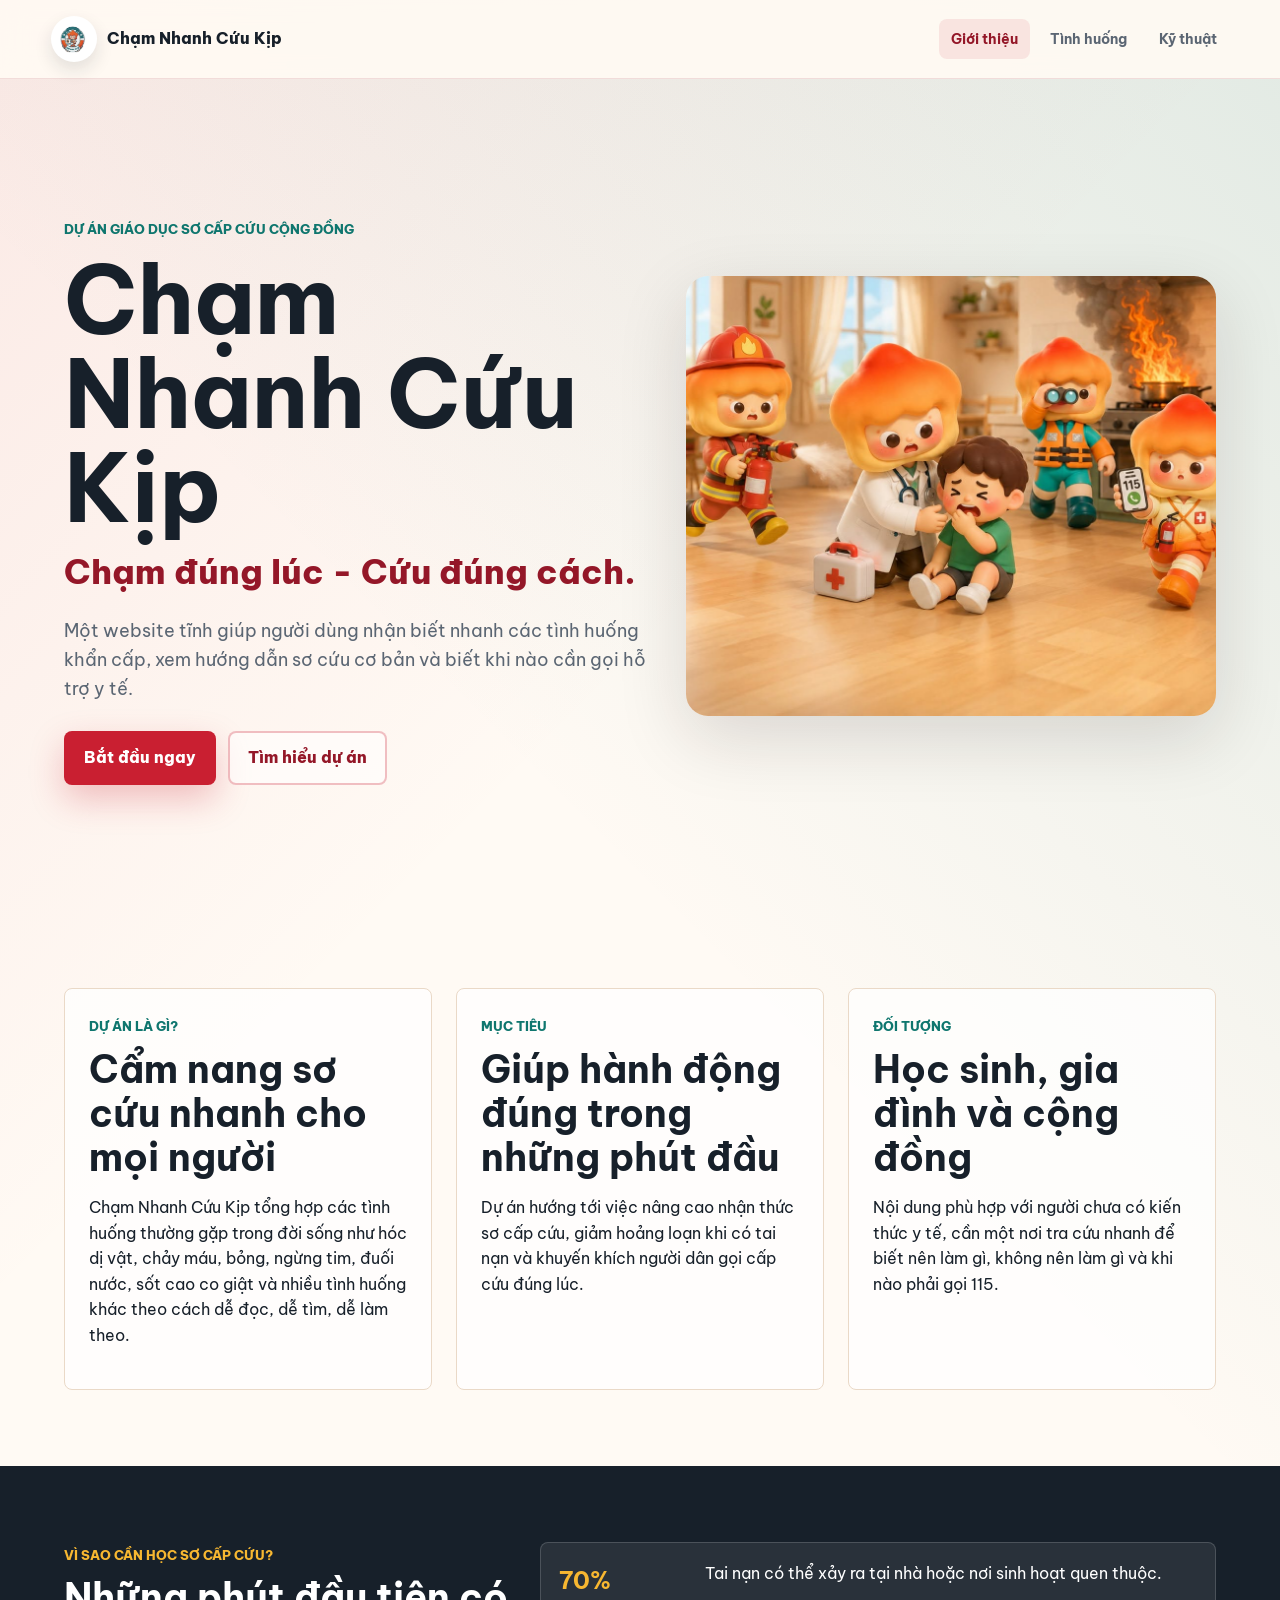
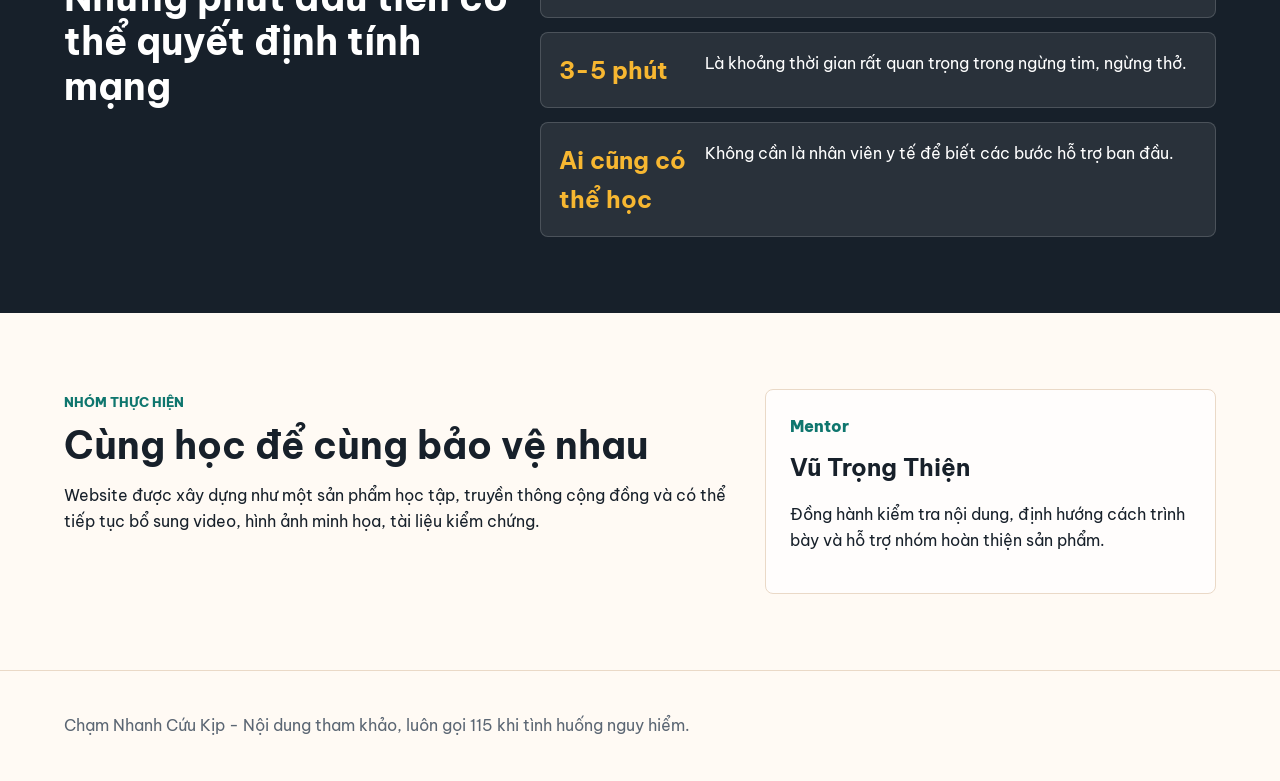
<file: index.html>
<!DOCTYPE html>
<html lang="vi">
<head>
  <meta charset="UTF-8">
  <meta name="viewport" content="width=device-width, initial-scale=1.0">
  <title>Chạm Nhanh Cứu Kịp | Giới thiệu dự án</title>
  <link rel="preconnect" href="https://fonts.googleapis.com">
  <link rel="preconnect" href="https://fonts.gstatic.com" crossorigin>
  <link href="https://fonts.googleapis.com/css2?family=Be+Vietnam+Pro:wght@400;600;700;800&display=swap" rel="stylesheet">
  <link rel="stylesheet" href="styles.css">
</head>
<body>
  <header class="site-header">
    <a class="brand" href="index.html">
      <img class="brand-mark" src="logo.png" alt="Logo Chạm Nhanh Cứu Kịp">
      <span>Chạm Nhanh Cứu Kịp</span>
    </a>
    <nav class="nav-links" aria-label="Điều hướng chính">
      <a class="active" href="index.html">Giới thiệu</a>
      <a href="situations.html">Tình huống</a>
      <a href="situations.html#techniques">Kỹ thuật</a>
    </nav>
  </header>

  <main>
    <section class="hero">
      <div class="hero-content">
        <p class="eyebrow">Dự án giáo dục sơ cấp cứu cộng đồng</p>
        <h1>Chạm Nhanh Cứu Kịp</h1>
        <p class="slogan">Chạm đúng lúc - Cứu đúng cách.</p>
        <p class="hero-copy">
          Một website tĩnh giúp người dùng nhận biết nhanh các tình huống khẩn cấp,
          xem hướng dẫn sơ cứu cơ bản và biết khi nào cần gọi hỗ trợ y tế.
        </p>
        <div class="hero-actions">
          <a class="button primary" href="situations.html">Bắt đầu ngay</a>
          <a class="button secondary" href="#about">Tìm hiểu dự án</a>
        </div>
      </div>

      <div class="hero-visual hero-photo" aria-label="Minh họa sơ cấp cứu">
        <img src="hero-image.png" alt="Nhân vật sơ cứu trong tình huống khẩn cấp tại nhà">
      </div>
    </section>

    <section id="about" class="section intro-grid">
      <article>
        <span class="section-label">Dự án là gì?</span>
        <h2>Cẩm nang sơ cứu nhanh cho mọi người</h2>
        <p>
          Chạm Nhanh Cứu Kịp tổng hợp các tình huống thường gặp trong đời sống như
          hóc dị vật, chảy máu, bỏng, ngừng tim, đuối nước, sốt cao co giật và nhiều
          tình huống khác theo cách dễ đọc, dễ tìm, dễ làm theo.
        </p>
      </article>
      <article>
        <span class="section-label">Mục tiêu</span>
        <h2>Giúp hành động đúng trong những phút đầu</h2>
        <p>
          Dự án hướng tới việc nâng cao nhận thức sơ cấp cứu, giảm hoảng loạn khi có
          tai nạn và khuyến khích người dân gọi cấp cứu đúng lúc.
        </p>
      </article>
      <article>
        <span class="section-label">Đối tượng</span>
        <h2>Học sinh, gia đình và cộng đồng</h2>
        <p>
          Nội dung phù hợp với người chưa có kiến thức y tế, cần một nơi tra cứu nhanh
          để biết nên làm gì, không nên làm gì và khi nào phải gọi 115.
        </p>
      </article>
    </section>

    <section class="section reason-band">
      <div>
        <span class="section-label">Vì sao cần học sơ cấp cứu?</span>
        <h2>Những phút đầu tiên có thể quyết định tính mạng</h2>
      </div>
      <div class="reason-list">
        <div><strong>70%</strong><span>Tai nạn có thể xảy ra tại nhà hoặc nơi sinh hoạt quen thuộc.</span></div>
        <div><strong>3-5 phút</strong><span>Là khoảng thời gian rất quan trọng trong ngừng tim, ngừng thở.</span></div>
        <div><strong>Ai cũng có thể học</strong><span>Không cần là nhân viên y tế để biết các bước hỗ trợ ban đầu.</span></div>
      </div>
    </section>

    <section class="section team-section">
      <div>
        <span class="section-label">Nhóm thực hiện</span>
        <h2>Cùng học để cùng bảo vệ nhau</h2>
        <p>
          Website được xây dựng như một sản phẩm học tập, truyền thông cộng đồng và
          có thể tiếp tục bổ sung video, hình ảnh minh họa, tài liệu kiểm chứng.
        </p>
      </div>
      <div class="mentor-box">
        <span>Mentor</span>
        <strong>Vũ Trọng Thiện</strong>
        <p>Đồng hành kiểm tra nội dung, định hướng cách trình bày và hỗ trợ nhóm hoàn thiện sản phẩm.</p>
      </div>
    </section>
  </main>

  <footer class="footer">
    <p>Chạm Nhanh Cứu Kịp - Nội dung tham khảo, luôn gọi 115 khi tình huống nguy hiểm.</p>
  </footer>
</body>
</html>
</file>
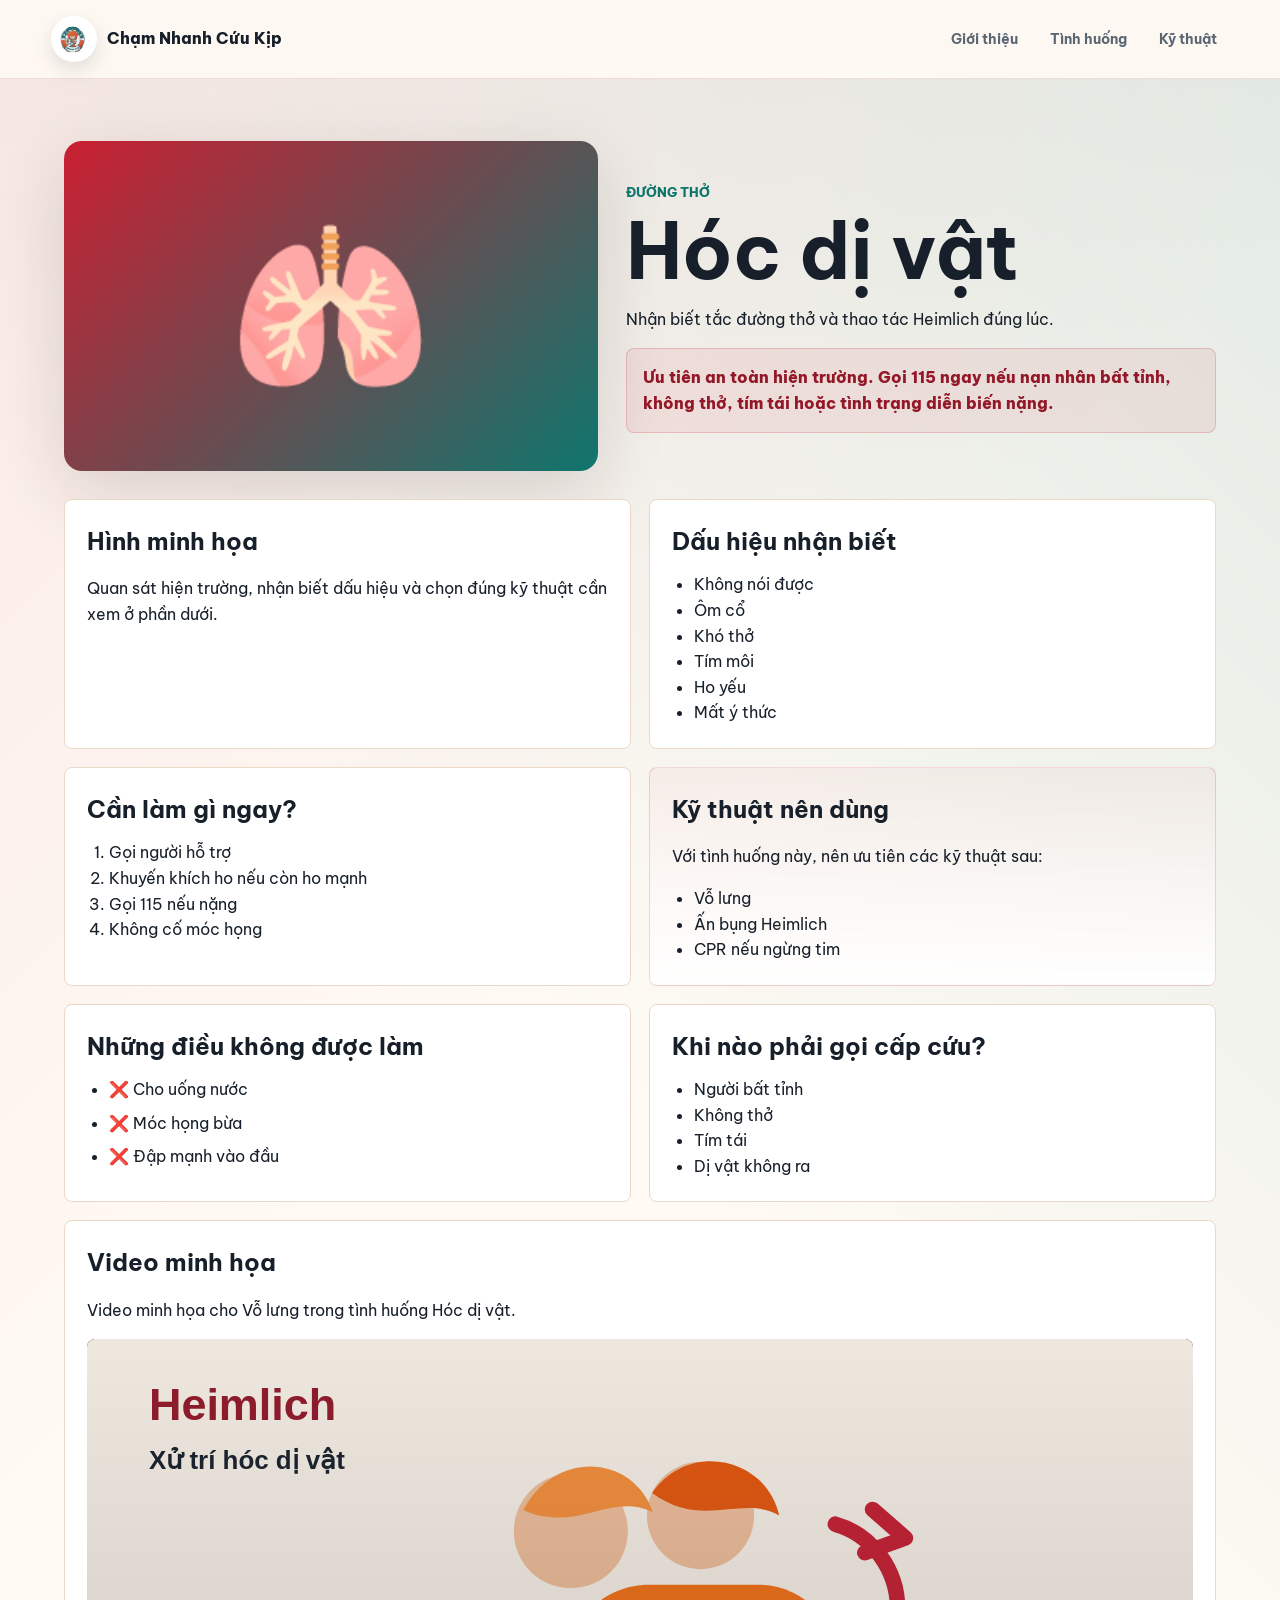
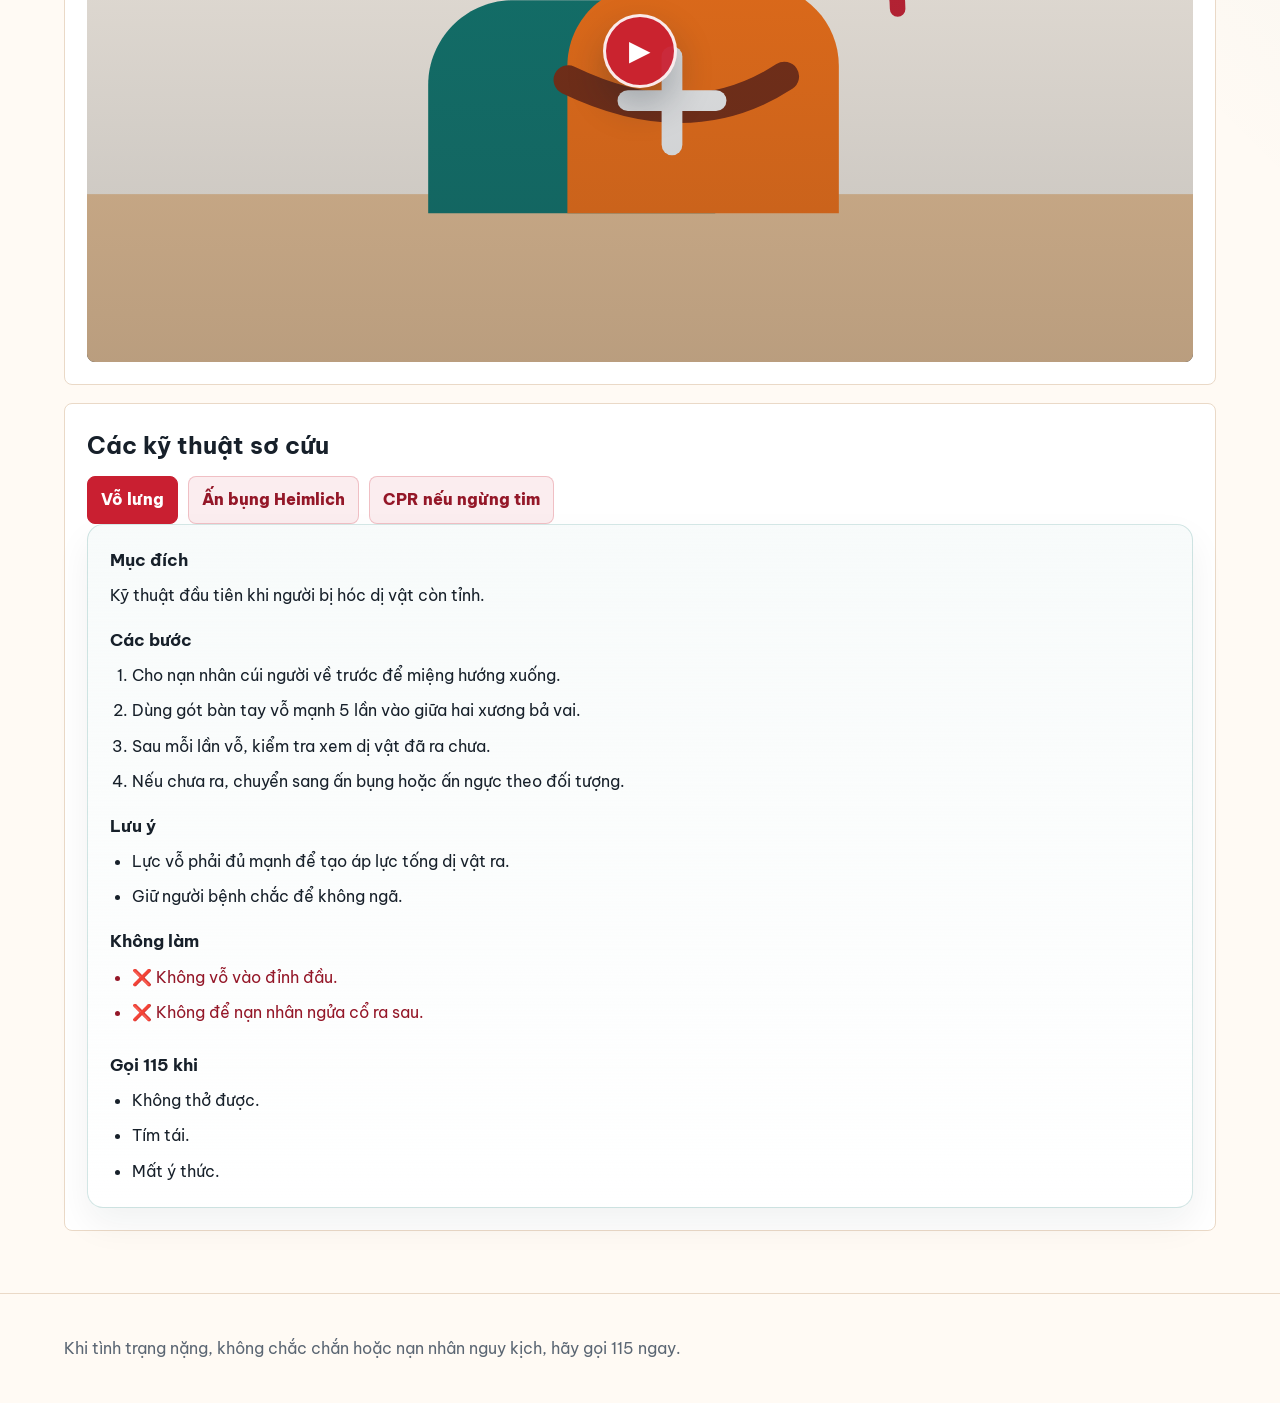
<file: detail.html>
<!DOCTYPE html>
<html lang="vi">
<head>
  <meta charset="UTF-8">
  <meta name="viewport" content="width=device-width, initial-scale=1.0">
  <title>Chạm Nhanh Cứu Kịp | Chi tiết tình huống</title>
  <link rel="preconnect" href="https://fonts.googleapis.com">
  <link rel="preconnect" href="https://fonts.gstatic.com" crossorigin>
  <link href="https://fonts.googleapis.com/css2?family=Be+Vietnam+Pro:wght@400;600;700;800&display=swap" rel="stylesheet">
  <link rel="stylesheet" href="styles.css">
</head>
<body>
  <header class="site-header">
    <a class="brand" href="index.html">
      <img class="brand-mark" src="logo.png" alt="Logo Chạm Nhanh Cứu Kịp">
      <span>Chạm Nhanh Cứu Kịp</span>
    </a>
    <nav class="nav-links" aria-label="Điều hướng chính">
      <a href="index.html">Giới thiệu</a>
      <a href="situations.html">Tình huống</a>
      <a href="situations.html#techniques">Kỹ thuật</a>
    </nav>
  </header>

  <main id="detailRoot" class="detail-page"></main>

  <footer class="footer">
    <p>Khi tình trạng nặng, không chắc chắn hoặc nạn nhân nguy kịch, hãy gọi 115 ngay.</p>
  </footer>

  <script src="app.js"></script>
</body>
</html>
</file>
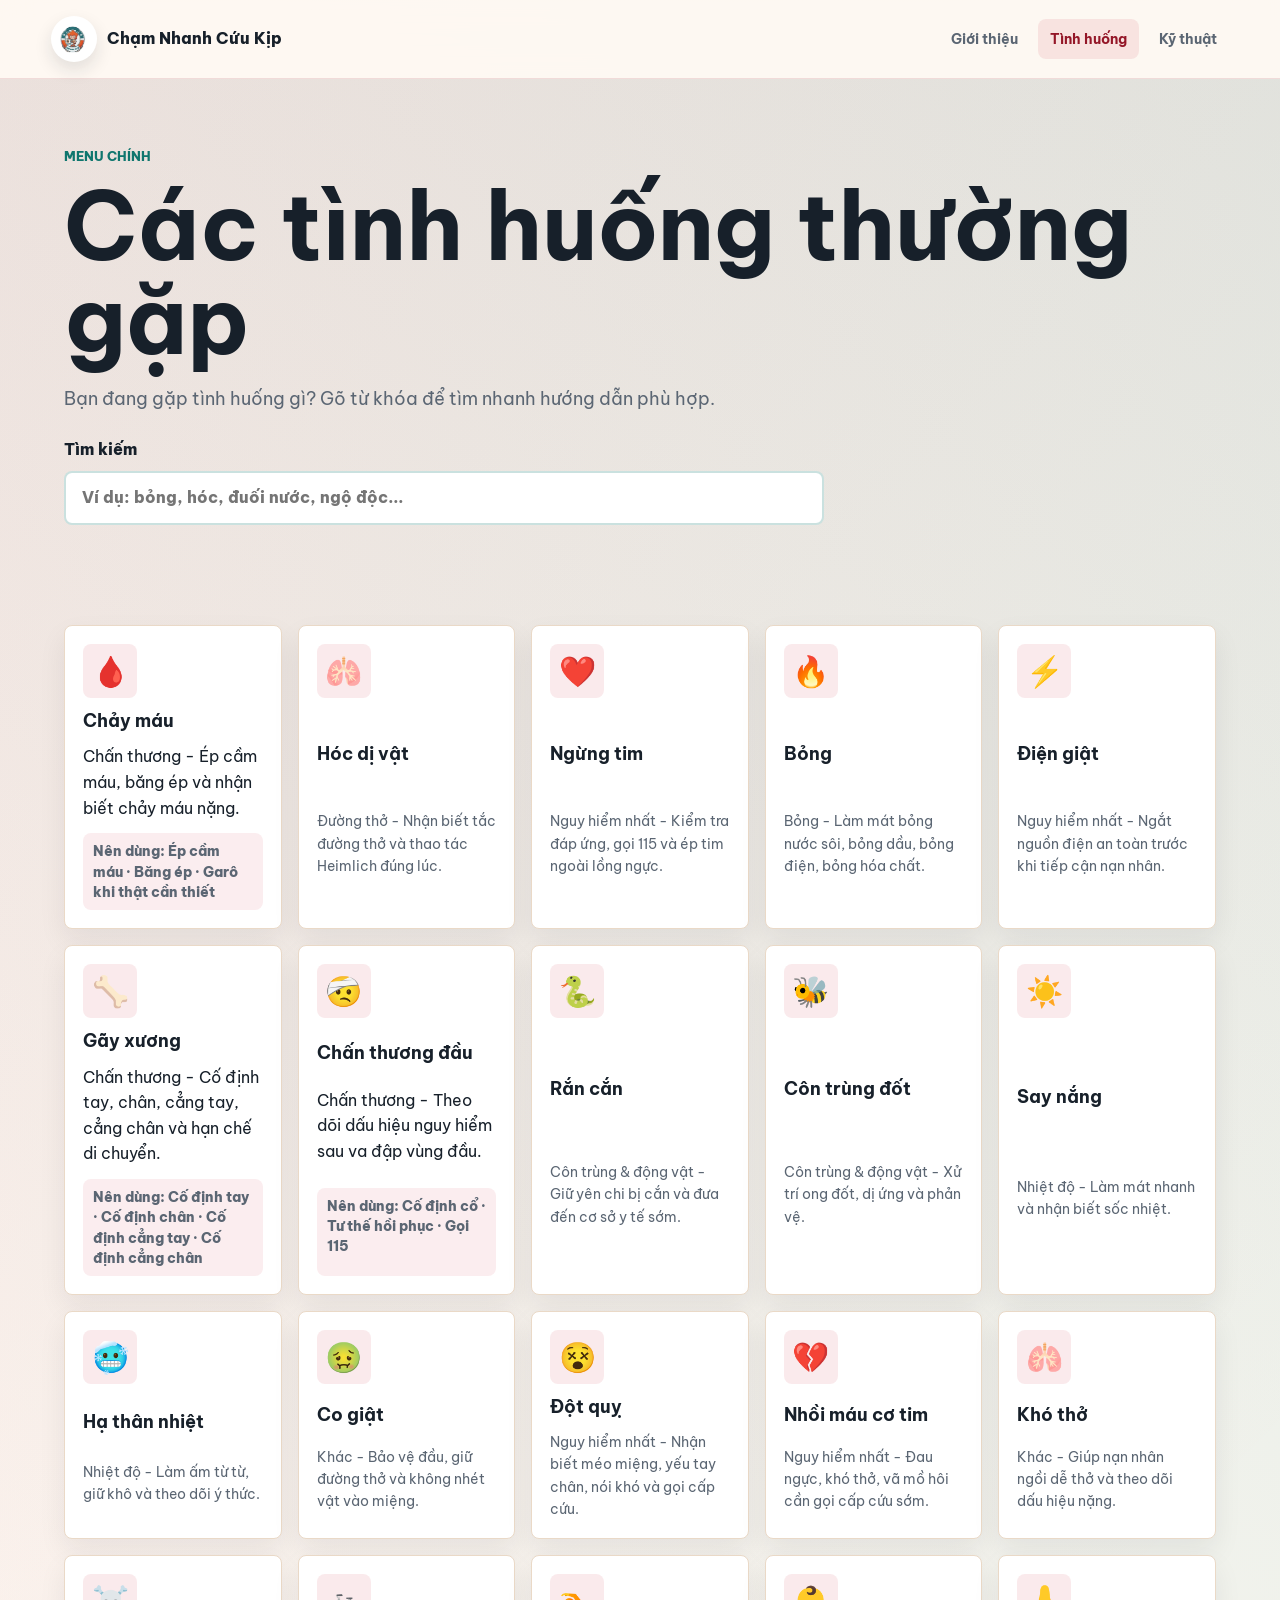
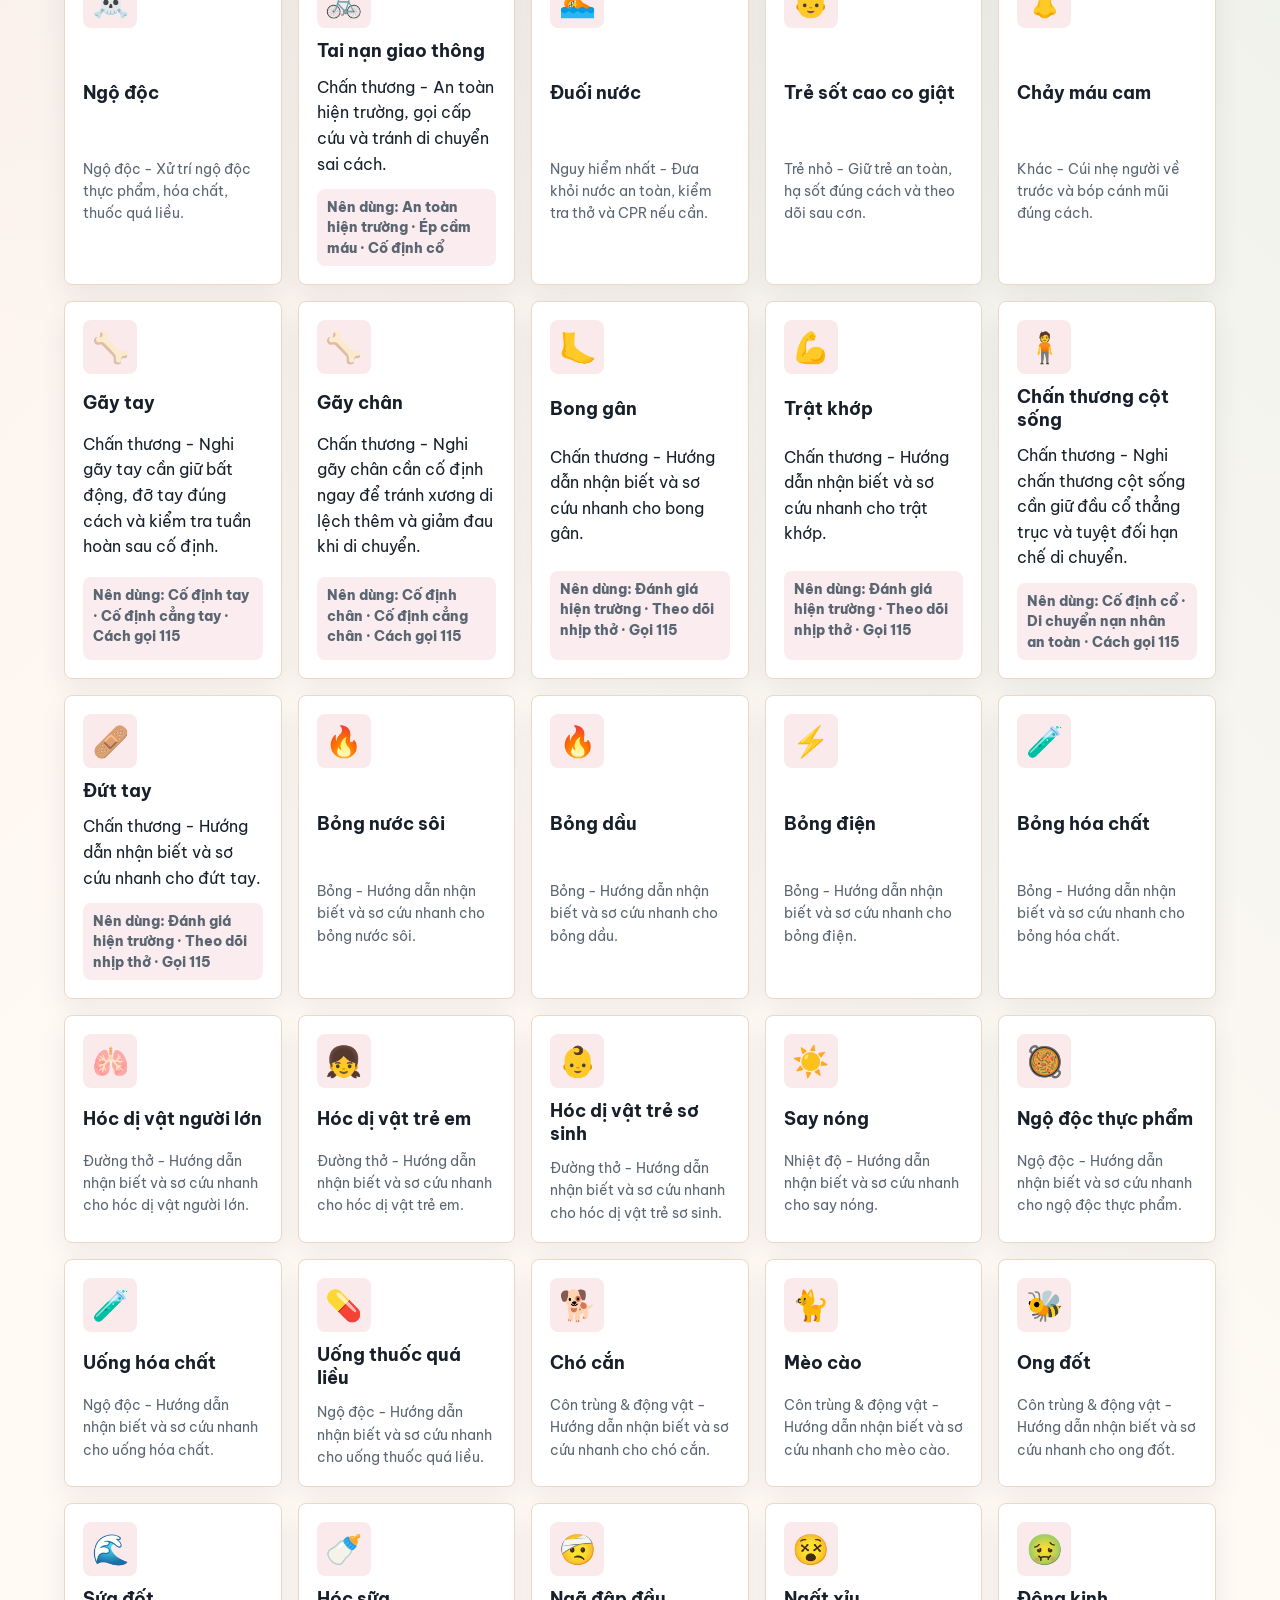
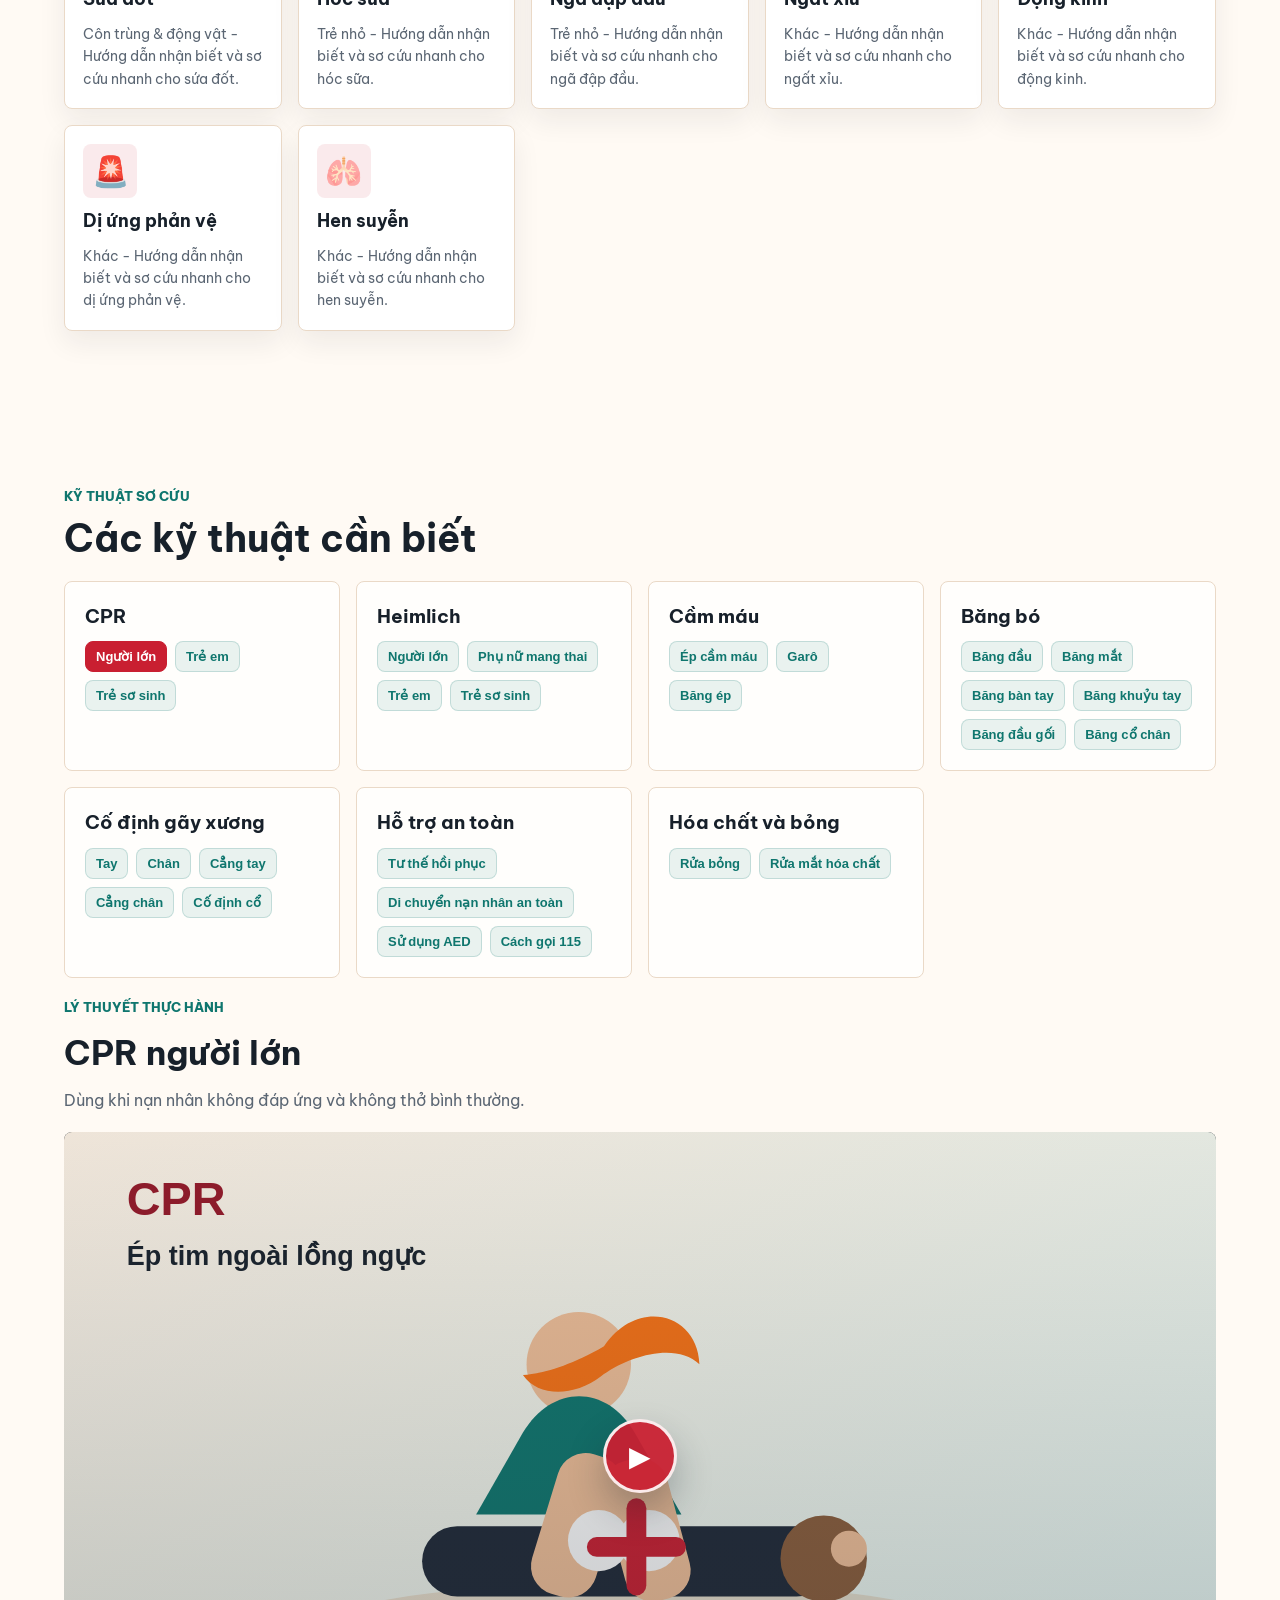
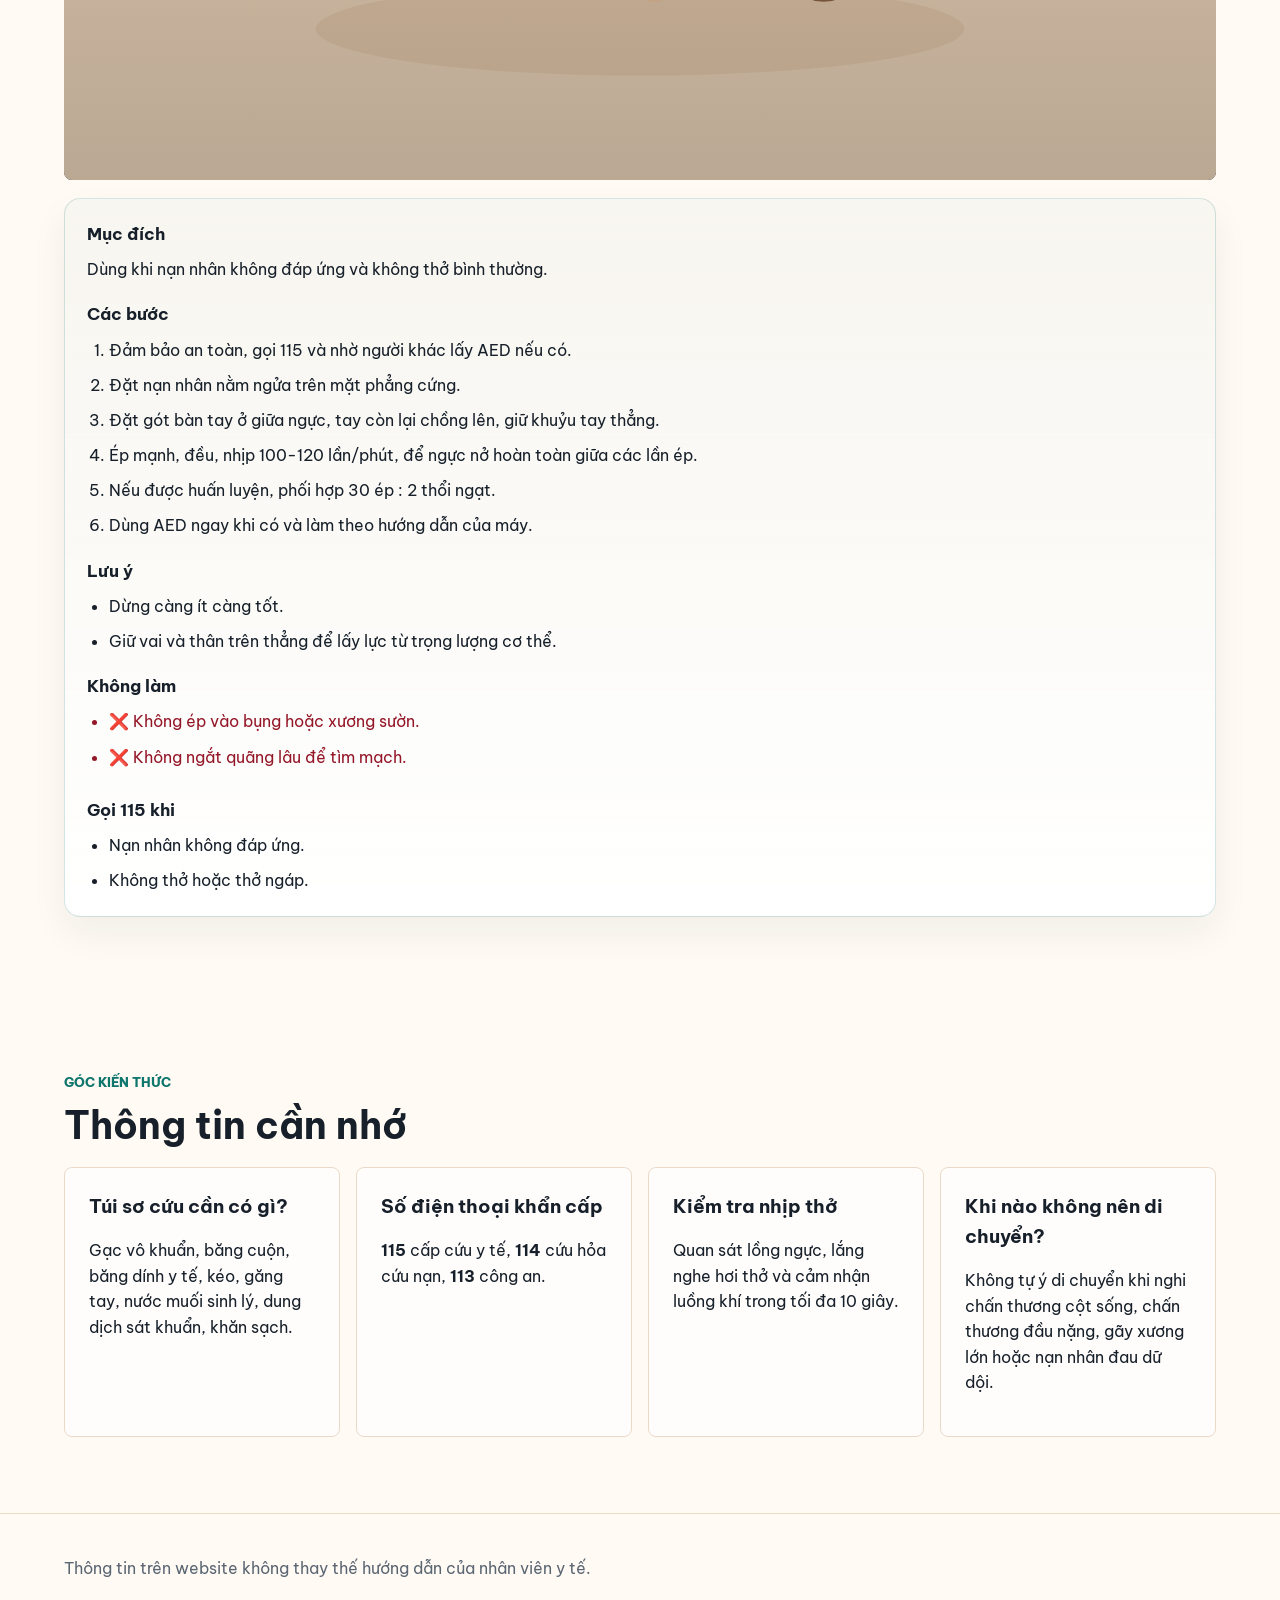
<file: situations.html>
<!DOCTYPE html>
<html lang="vi">
<head>
  <meta charset="UTF-8">
  <meta name="viewport" content="width=device-width, initial-scale=1.0">
  <title>Chạm Nhanh Cứu Kịp | Các tình huống thường gặp</title>
  <link rel="preconnect" href="https://fonts.googleapis.com">
  <link rel="preconnect" href="https://fonts.gstatic.com" crossorigin>
  <link href="https://fonts.googleapis.com/css2?family=Be+Vietnam+Pro:wght@400;600;700;800&display=swap" rel="stylesheet">
  <link rel="stylesheet" href="styles.css">
</head>
<body>
  <header class="site-header">
    <a class="brand" href="index.html">
      <img class="brand-mark" src="logo.png" alt="Logo Chạm Nhanh Cứu Kịp">
      <span>Chạm Nhanh Cứu Kịp</span>
    </a>
    <nav class="nav-links" aria-label="Điều hướng chính">
      <a href="index.html">Giới thiệu</a>
      <a class="active" href="situations.html">Tình huống</a>
      <a href="#techniques">Kỹ thuật</a>
    </nav>
  </header>

  <main>
    <section class="page-title">
      <span class="section-label">Menu chính</span>
      <h1>Các tình huống thường gặp</h1>
      <p>Bạn đang gặp tình huống gì? Gõ từ khóa để tìm nhanh hướng dẫn phù hợp.</p>
      <label class="search-box" for="searchInput">
        <span>Tìm kiếm</span>
        <input id="searchInput" type="search" placeholder="Ví dụ: bỏng, hóc, đuối nước, ngộ độc...">
      </label>
    </section>

    <section class="section">
      <div id="situationGrid" class="card-grid" aria-live="polite"></div>
      <p id="emptyState" class="empty-state" hidden>Chưa tìm thấy tình huống phù hợp. Hãy thử từ khóa khác.</p>
    </section>

    <section id="techniques" class="section technique-section">
      <span class="section-label">Kỹ thuật sơ cứu</span>
      <h2>Các kỹ thuật cần biết</h2>
      <div id="techniqueGrid" class="technique-grid"></div>
    </section>

    <section class="section knowledge-section">
      <span class="section-label">Góc kiến thức</span>
      <h2>Thông tin cần nhớ</h2>
      <div class="knowledge-grid">
        <article>
          <h3>Túi sơ cứu cần có gì?</h3>
          <p>Gạc vô khuẩn, băng cuộn, băng dính y tế, kéo, găng tay, nước muối sinh lý, dung dịch sát khuẩn, khăn sạch.</p>
        </article>
        <article>
          <h3>Số điện thoại khẩn cấp</h3>
          <p><strong>115</strong> cấp cứu y tế, <strong>114</strong> cứu hỏa cứu nạn, <strong>113</strong> công an.</p>
        </article>
        <article>
          <h3>Kiểm tra nhịp thở</h3>
          <p>Quan sát lồng ngực, lắng nghe hơi thở và cảm nhận luồng khí trong tối đa 10 giây.</p>
        </article>
        <article>
          <h3>Khi nào không nên di chuyển?</h3>
          <p>Không tự ý di chuyển khi nghi chấn thương cột sống, chấn thương đầu nặng, gãy xương lớn hoặc nạn nhân đau dữ dội.</p>
        </article>
      </div>
    </section>
  </main>

  <footer class="footer">
    <p>Thông tin trên website không thay thế hướng dẫn của nhân viên y tế.</p>
  </footer>

  <script src="app.js"></script>
</body>
</html>
</file>
<file: styles.css>
﻿:root {
  --red: #c91f31;
  --red-dark: #941728;
  --teal: #0f766e;
  --ink: #17202a;
  --muted: #5b6673;
  --paper: #fffaf4;
  --cream: #f8efe4;
  --line: #ead9c7;
  --white: #ffffff;
  --yellow: #f7b731;
  --green: #2f9e44;
  --shadow: 0 22px 70px rgba(34, 24, 18, 0.14);
}

* {
  box-sizing: border-box;
}

html {
  scroll-behavior: smooth;
}

body {
  margin: 0;
  color: var(--ink);
  background:
    linear-gradient(135deg, rgba(201, 31, 49, 0.08), transparent 36%),
    linear-gradient(225deg, rgba(15, 118, 110, 0.12), transparent 42%),
    var(--paper);
  font-family: "Be Vietnam Pro", sans-serif;
  line-height: 1.6;
}

a {
  color: inherit;
  text-decoration: none;
}

.site-header {
  position: sticky;
  top: 0;
  z-index: 20;
  display: flex;
  align-items: center;
  justify-content: space-between;
  gap: 18px;
  padding: 16px clamp(18px, 4vw, 64px);
  background: rgba(255, 250, 244, 0.92);
  border-bottom: 1px solid rgba(148, 23, 40, 0.12);
  backdrop-filter: blur(14px);
}

.brand {
  display: inline-flex;
  align-items: center;
  gap: 10px;
  font-weight: 800;
}

.brand-mark {
  width: 46px;
  height: 46px;
  object-fit: contain;
  border-radius: 50%;
  background: var(--white);
  box-shadow: 0 8px 18px rgba(23, 32, 42, 0.12);
}

.nav-links {
  display: flex;
  flex-wrap: wrap;
  gap: 8px;
}

.nav-links a {
  padding: 9px 12px;
  border-radius: 8px;
  color: var(--muted);
  font-weight: 700;
  font-size: 14px;
}

.nav-links a:hover,
.nav-links .active {
  color: var(--red-dark);
  background: rgba(201, 31, 49, 0.09);
}

.hero {
  min-height: calc(100vh - 67px);
  display: grid;
  grid-template-columns: minmax(0, 1.05fr) minmax(320px, 0.95fr);
  align-items: center;
  gap: 36px;
  padding: clamp(34px, 5vw, 72px) clamp(18px, 5vw, 76px);
  overflow: hidden;
}

.hero-content h1,
.page-title h1 {
  margin: 10px 0 10px;
  font-size: clamp(42px, 8vw, 94px);
  line-height: 1;
  letter-spacing: 0;
}

.slogan {
  margin: 0;
  color: var(--red-dark);
  font-size: clamp(21px, 3vw, 34px);
  font-weight: 800;
}

.hero-copy,
.page-title p {
  max-width: 690px;
  color: var(--muted);
  font-size: 18px;
}

.eyebrow,
.section-label {
  color: var(--teal);
  font-weight: 800;
  text-transform: uppercase;
  letter-spacing: 0;
  font-size: 13px;
}

.hero-actions {
  display: flex;
  flex-wrap: wrap;
  gap: 12px;
  margin-top: 28px;
}

.button {
  display: inline-flex;
  align-items: center;
  justify-content: center;
  min-height: 46px;
  padding: 12px 18px;
  border: 2px solid transparent;
  border-radius: 8px;
  font-weight: 800;
}

.button.primary {
  color: var(--white);
  background: var(--red);
  box-shadow: 0 14px 34px rgba(201, 31, 49, 0.26);
}

.button.secondary {
  color: var(--red-dark);
  border-color: rgba(201, 31, 49, 0.28);
  background: rgba(255, 255, 255, 0.55);
}

.hero-visual {
  position: relative;
  min-height: 440px;
  border-radius: 22px;
  background:
    radial-gradient(circle at 28% 24%, rgba(255, 255, 255, 0.95), transparent 0 22%, transparent 23%),
    linear-gradient(135deg, #f04c5f, #0f766e 72%);
  box-shadow: var(--shadow);
}

.hero-photo {
  overflow: hidden;
  background: var(--cream);
}

.hero-photo img {
  display: block;
  width: 100%;
  height: 100%;
  min-height: 440px;
  object-fit: cover;
}

.first-aid-kit {
  position: absolute;
  right: 14%;
  bottom: 13%;
  width: min(260px, 58%);
  aspect-ratio: 1.18;
  border-radius: 18px;
  background: var(--white);
  box-shadow: 0 24px 45px rgba(23, 32, 42, 0.25);
}

.first-aid-kit::before {
  content: "";
  position: absolute;
  top: -28px;
  left: 50%;
  width: 42%;
  height: 38px;
  border: 14px solid var(--white);
  border-bottom: 0;
  border-radius: 16px 16px 0 0;
  transform: translateX(-50%);
}

.kit-cross {
  position: absolute;
  inset: 0;
  display: grid;
  place-items: center;
  color: var(--red);
  font-size: clamp(84px, 12vw, 148px);
  font-weight: 800;
}

.pulse-card {
  position: absolute;
  top: 12%;
  left: 9%;
  display: grid;
  gap: 2px;
  width: 176px;
  padding: 18px;
  color: var(--white);
  background: rgba(23, 32, 42, 0.72);
  border: 1px solid rgba(255, 255, 255, 0.35);
  border-radius: 16px;
  backdrop-filter: blur(8px);
}

.pulse-card strong {
  font-size: 42px;
  line-height: 1;
}

.pulse-dot {
  width: 13px;
  height: 13px;
  border-radius: 50%;
  background: var(--green);
  box-shadow: 0 0 0 9px rgba(47, 158, 68, 0.22);
}

.signal-line {
  position: absolute;
  left: 9%;
  right: 9%;
  bottom: 23%;
  height: 8px;
  background: linear-gradient(90deg, transparent, var(--yellow), transparent);
  border-radius: 999px;
}

.section {
  padding: clamp(42px, 6vw, 76px) clamp(18px, 5vw, 76px);
}

.intro-grid,
.team-section {
  display: grid;
  grid-template-columns: repeat(3, minmax(0, 1fr));
  gap: 24px;
}

.intro-grid article,
.mentor-box,
.knowledge-grid article {
  padding: 24px;
  background: rgba(255, 255, 255, 0.72);
  border: 1px solid var(--line);
  border-radius: 8px;
}

.intro-grid h2,
.team-section h2,
.reason-band h2,
.technique-section h2,
.knowledge-section h2 {
  margin: 8px 0 12px;
  font-size: clamp(25px, 3vw, 42px);
  line-height: 1.15;
}

.reason-band {
  display: grid;
  grid-template-columns: 0.8fr 1.2fr;
  gap: 26px;
  background: var(--ink);
  color: var(--white);
}

.reason-band .section-label {
  color: var(--yellow);
}

.reason-list {
  display: grid;
  gap: 14px;
}

.reason-list div {
  display: grid;
  grid-template-columns: 130px 1fr;
  gap: 16px;
  padding: 18px;
  background: rgba(255, 255, 255, 0.08);
  border: 1px solid rgba(255, 255, 255, 0.16);
  border-radius: 8px;
}

.reason-list strong {
  color: var(--yellow);
  font-size: 24px;
}

.team-section {
  grid-template-columns: 1.2fr 0.8fr;
  align-items: start;
}

.mentor-box span {
  color: var(--teal);
  font-weight: 800;
}

.mentor-box strong {
  display: block;
  margin-top: 8px;
  font-size: 24px;
}

.page-title {
  padding: clamp(38px, 5vw, 70px) clamp(18px, 5vw, 76px) 24px;
}

.search-box {
  display: grid;
  gap: 8px;
  max-width: 760px;
  margin-top: 24px;
  font-weight: 800;
}

.search-box input {
  width: 100%;
  min-height: 54px;
  padding: 0 16px;
  color: var(--ink);
  background: var(--white);
  border: 2px solid rgba(15, 118, 110, 0.22);
  border-radius: 8px;
  font: inherit;
  outline: none;
}

.search-box input:focus {
  border-color: var(--teal);
  box-shadow: 0 0 0 4px rgba(15, 118, 110, 0.12);
}

.card-grid {
  display: grid;
  grid-template-columns: repeat(auto-fit, minmax(190px, 1fr));
  gap: 16px;
}

.situation-card {
  display: grid;
  gap: 12px;
  min-height: 168px;
  padding: 18px;
  background: var(--white);
  border: 1px solid var(--line);
  border-radius: 8px;
  box-shadow: 0 12px 28px rgba(23, 32, 42, 0.07);
  transition: transform 160ms ease, border-color 160ms ease;
}

.situation-card:hover {
  transform: translateY(-4px);
  border-color: rgba(201, 31, 49, 0.36);
}

.card-icon {
  width: 54px;
  height: 54px;
  display: grid;
  place-items: center;
  background: rgba(201, 31, 49, 0.09);
  border-radius: 8px;
  font-size: 30px;
}

.situation-card strong {
  font-size: 18px;
  line-height: 1.25;
}

.situation-card span:last-child {
  color: var(--muted);
  font-size: 14px;
}

.card-hint {
  padding: 8px 10px;
  color: var(--red-dark);
  background: rgba(201, 31, 49, 0.08);
  border-radius: 8px;
  font-size: 13px;
  font-weight: 800;
  line-height: 1.45;
}

.empty-state {
  padding: 20px;
  color: var(--red-dark);
  font-weight: 800;
}

.technique-grid,
.knowledge-grid {
  display: grid;
  grid-template-columns: repeat(auto-fit, minmax(260px, 1fr));
  gap: 16px;
  margin-top: 20px;
}

.technique-group {
  padding: 20px;
  background: rgba(255, 255, 255, 0.76);
  border: 1px solid var(--line);
  border-radius: 8px;
}

.technique-group h3,
.knowledge-grid h3 {
  margin: 0 0 10px;
}

.pill-list {
  display: flex;
  flex-wrap: wrap;
  gap: 8px;
}

.pill {
  display: inline-flex;
  align-items: center;
  justify-content: center;
  padding: 7px 10px;
  color: var(--teal);
  background: rgba(15, 118, 110, 0.09);
  border-radius: 8px;
  font-size: 13px;
  font-weight: 800;
}

.pill-button,
.tech-button {
  border: 1px solid rgba(15, 118, 110, 0.18);
  cursor: pointer;
  transition: transform 0.18s ease, background-color 0.18s ease, color 0.18s ease, border-color 0.18s ease, box-shadow 0.18s ease;
}

.pill-button:hover,
.tech-button:hover {
  transform: translateY(-1px);
  box-shadow: 0 10px 24px rgba(23, 32, 42, 0.08);
}

.pill-button.active,
.tech-button.active {
  color: var(--white);
  background: var(--red);
  border-color: var(--red);
}

.pill-button:focus-visible,
.tech-button:focus-visible {
  outline: 3px solid rgba(15, 118, 110, 0.28);
  outline-offset: 2px;
}

.detail-page {
  padding: clamp(28px, 5vw, 62px) clamp(18px, 5vw, 76px);
}

.detail-hero {
  display: grid;
  grid-template-columns: 0.95fr 1.05fr;
  gap: 28px;
  align-items: center;
}

.illustration {
  min-height: 330px;
  display: grid;
  place-items: center;
  color: var(--white);
  background:
    radial-gradient(circle at 30% 22%, rgba(255, 255, 255, 0.34), transparent 0 18%, transparent 19%),
    linear-gradient(135deg, var(--red), var(--teal));
  border-radius: 18px;
  box-shadow: var(--shadow);
  font-size: clamp(88px, 16vw, 164px);
}

.detail-title h1 {
  margin: 8px 0 8px;
  font-size: clamp(38px, 6vw, 78px);
  line-height: 1.02;
}

.warning-box {
  padding: 16px;
  color: var(--red-dark);
  background: rgba(201, 31, 49, 0.08);
  border: 1px solid rgba(201, 31, 49, 0.2);
  border-radius: 8px;
  font-weight: 800;
}

.detail-grid {
  display: grid;
  grid-template-columns: repeat(2, minmax(0, 1fr));
  gap: 18px;
  margin-top: 28px;
}

.detail-panel {
  padding: 22px;
  background: var(--white);
  border: 1px solid var(--line);
  border-radius: 8px;
}

.technique-hint-panel {
  background: linear-gradient(180deg, rgba(201, 31, 49, 0.04), rgba(255, 255, 255, 0.98));
  border-color: rgba(201, 31, 49, 0.18);
}

.detail-panel h2 {
  margin: 0 0 12px;
}

.detail-panel ul,
.detail-panel ol {
  margin: 0;
  padding-left: 22px;
}

.danger-list li {
  margin-bottom: 8px;
}

.video-panel {
  grid-column: 1 / -1;
}

.tech-buttons {
  display: flex;
  flex-wrap: wrap;
  gap: 10px;
  margin-bottom: 16px;
}

.tech-button {
  min-height: 42px;
  padding: 10px 13px;
  color: var(--red-dark);
  background: rgba(201, 31, 49, 0.08);
  border: 1px solid rgba(201, 31, 49, 0.22);
  border-radius: 8px;
  font: inherit;
  font-weight: 800;
  cursor: pointer;
}

.tech-button.active {
  color: var(--white);
  background: var(--red);
}

.video-frame {
  position: relative;
  display: block;
  width: 100%;
  aspect-ratio: 16 / 9;
  overflow: hidden;
  border-radius: 8px;
  background: var(--ink);
}

.video-placeholder img {
  display: block;
  width: 100%;
  height: 100%;
  object-fit: cover;
  filter: saturate(1.02) contrast(0.96);
}

.video-placeholder::after {
  content: "";
  position: absolute;
  inset: 0;
  background: linear-gradient(180deg, rgba(23, 32, 42, 0.05), rgba(23, 32, 42, 0.24));
}

.play-button {
  position: absolute;
  left: 50%;
  top: 50%;
  z-index: 2;
  display: grid;
  width: 74px;
  height: 74px;
  place-items: center;
  color: var(--white);
  background: rgba(201, 31, 49, 0.94);
  border: 3px solid rgba(255, 255, 255, 0.9);
  border-radius: 50%;
  box-shadow: 0 18px 36px rgba(23, 32, 42, 0.28);
  font-size: 28px;
  transform: translate(-50%, -50%);
}


.technique-theory,
.theory-panel {
  grid-column: 1 / -1;
}

.technique-theory {
  display: grid;
  gap: 18px;
}

.theory-head h3 {
  margin: 6px 0 8px;
  font-size: clamp(22px, 3vw, 34px);
}

.theory-head p {
  margin: 0;
  max-width: 72ch;
  color: var(--muted);
}

.theory-viewer {
  padding: 22px;
  background: linear-gradient(180deg, rgba(15, 118, 110, 0.03), rgba(255, 255, 255, 0.96));
  border: 1px solid rgba(15, 118, 110, 0.18);
  border-radius: 16px;
  box-shadow: 0 16px 36px rgba(23, 32, 42, 0.06);
}

.theory-card {
  display: grid;
  gap: 18px;
}

.theory-card h4 {
  margin: 0 0 8px;
  color: var(--ink);
  font-size: 17px;
}

.theory-card p {
  margin: 0;
  line-height: 1.7;
}

.theory-steps,
.theory-list {
  margin: 0;
  padding-left: 22px;
  line-height: 1.7;
}

.theory-steps li + li,
.theory-list li + li {
  margin-top: 8px;
}

.theory-list.danger-list li {
  color: var(--red-dark);
}

.theory-panel .tech-buttons {
  margin-bottom: 0;
}

.footer {
  padding: 26px clamp(18px, 5vw, 76px);
  color: var(--muted);
  border-top: 1px solid var(--line);
}

@media (max-width: 860px) {
  .site-header,
  .hero-actions {
    align-items: flex-start;
  }

  .site-header {
    flex-direction: column;
  }

  .hero,
  .detail-hero,
  .reason-band,
  .team-section,
  .detail-grid {
    grid-template-columns: 1fr;
  }

  .hero {
    min-height: auto;
  }

  .hero-visual {
    min-height: 330px;
  }

  .intro-grid {
    grid-template-columns: 1fr;
  }

  .reason-list div {
    grid-template-columns: 1fr;
  }
}

@media (max-width: 520px) {
  .brand {
    font-size: 14px;
  }

  .brand-mark {
    width: 40px;
    height: 40px;
  }

  .nav-links a {
    padding: 8px 9px;
    font-size: 13px;
  }

  .card-grid {
    grid-template-columns: 1fr;
  }
}
</file>
